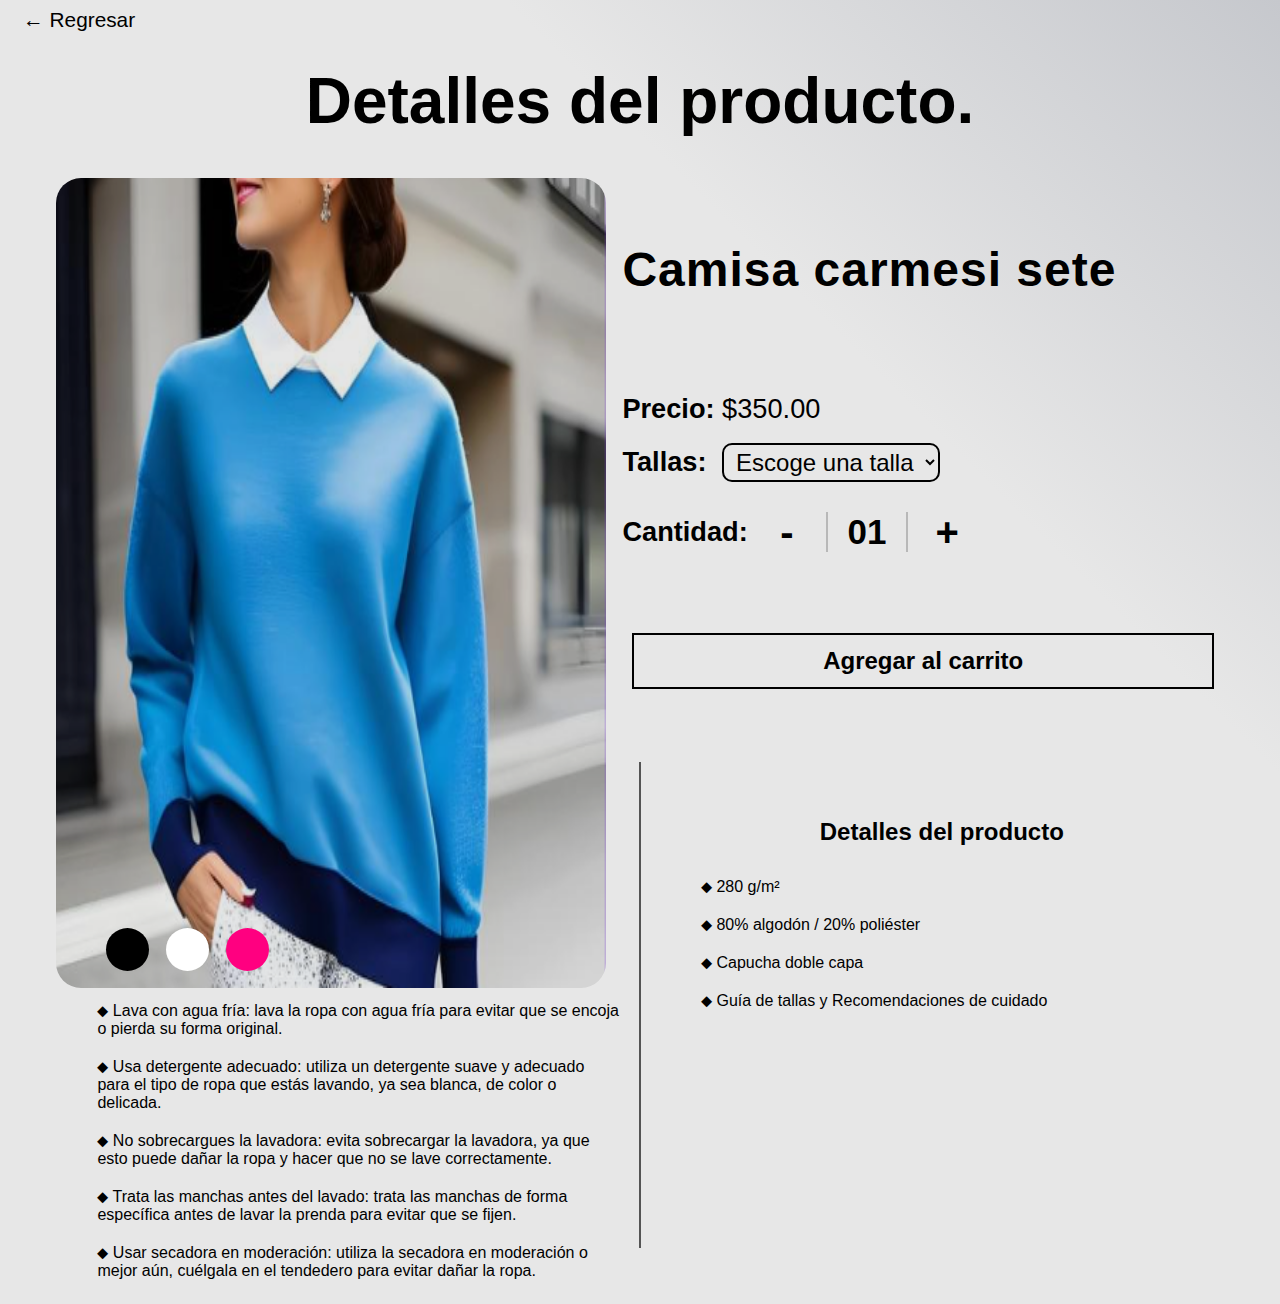
<file: detailsProducts.html>
<!DOCTYPE html>
<html lang="es">
<head>
    <meta charset="UTF-8">
    <meta http-equiv="X-UA-Compatible" content="IE=edge">
    <meta name="viewport" content="width=device-width, initial-scale=1.0">
    <link rel="icon" href="multimedia/imgs/icon-logo.png">
    <link rel="stylesheet" href="css/detailsProducts.css">
    <link href='https://unpkg.com/boxicons@2.1.4/css/boxicons.min.css' rel='stylesheet'>
    <title>Jemstyles</title>
</head>
<body>
    <a href="productCamiseta.html" class="back-menu">← Regresar</a>
    <h1 class="title-detailsProducts">Detalles del producto.</h1> 
    <section class="details">
        <div class="reference-product">
            <img src="multimedia/imgs/sueter.png" alt="" class="img-details">
            <div class="color-option"></div>
            <div class="color-option"></div>
            <div class="color-option"></div>
            <div class="color-option"></div>
        </div>
        <div class="details-product">
            <h4 class="title-product">Camisa carmesi sete</h4>
            <p class="price-product"><b>Precio:</b> $350.00</p>
            <br>
            <p class="size-product"><b>Tallas: </b>
                <select name="" id="" class="sizes-details">
                    <option value="Escoge una talla">Escoge una talla</option>
                    <option value="S">S</option>
                    <option value="M">M</option>
                    <option value="L">L</option>
                    <option value="XL">XL</option>
                    <option value="XXL">XXL</option>
                </select>
            </p> 
            <div class="wrapper">
                <P class="count-product"><b>Cantidad: </b></P>
                <span class="minus">-</span>
                <span class="num">01</span>
                <span class="plus">+</span>
            </div>
            <a href="" class="button-buy"><button>Agregar al carrito</button></a>
        </div>
        <div class="tips-cuidado">
            <h4>Tips de cuidado</h4>
            <ul>
                <li>⬥ Revisa las etiquetas: antes de lavar cualquier prenda, revisa las etiquetas para conocer las instrucciones de lavado y asegurarte de no dañar las telas.</li>
                <li>⬥ Separa la ropa: separa la ropa por colores y tipo de tela (prendas delicadas, toallas, ropa de cama, etc.) para evitar que se transfieran tintes o se dañen las telas.</li>
                <li>⬥ Lava con agua fría: lava la ropa con agua fría para evitar que se encoja o pierda su forma original.</li>
                <li>⬥ Usa detergente adecuado: utiliza un detergente suave y adecuado para el tipo de ropa que estás lavando, ya sea blanca, de color o delicada.</li>
                <li>⬥ No sobrecargues la lavadora: evita sobrecargar la lavadora, ya que esto puede dañar la ropa y hacer que no se lave correctamente.</li>
                <li>⬥ Trata las manchas antes del lavado: trata las manchas de forma específica antes de lavar la prenda para evitar que se fijen.</li>
                <li>⬥ Usar secadora en moderación: utiliza la secadora en moderación o mejor aún, cuélgala en el tendedero para evitar dañar la ropa.</li>
            </ul>
        </div>
        <div class="detalles-ropa">
            <h4>Detalles del producto</h4>
            <ul>
                <li>⬥ 280 g/m²</li>
                <li>⬥ 80% algodón / 20% poliéster</li>
                <li>⬥ Capucha doble capa</li>
                <li>⬥ Guía de tallas y Recomendaciones de cuidado</li>
            </ul>
        </div>
    </section>
    <script src="js/detailsProducts.js"></script>
</body>
</html>
<!-- <div class="productSizes"><ul class="productSizes__list"><li class="productSizes__list-item"><div class="productSize"><button class="button productSize__btn"> <span class="buttonLabel"><span><span class="productSize__label">
S
<span class="productSize__line"></span></span></span></span></button></div></li><li class="productSizes__list-item"><div class="productSize"><button class="button productSize__btn"> <span class="buttonLabel"><span><span class="productSize__label">
M
<span class="productSize__line"></span></span></span></span></button></div></li><li class="productSizes__list-item"><div class="productSize isCurrent"><button class="button productSize__btn"> <span class="buttonLabel"><span><span class="productSize__label">
L
<span class="productSize__line"></span></span></span></span></button></div></li><li class="productSizes__list-item"><div class="productSize"><button class="button productSize__btn"> <span class="buttonLabel"><span><span class="productSize__label">
XL
<span class="productSize__line"></span></span></span></span></button></div></li><li class="productSizes__list-item"><div class="productSize"><button class="button productSize__btn"> <span class="buttonLabel"><span><span class="productSize__label">
XXL
<span class="productSize__line"></span></span></span></span></button></div></li></ul></div> -->
</file>
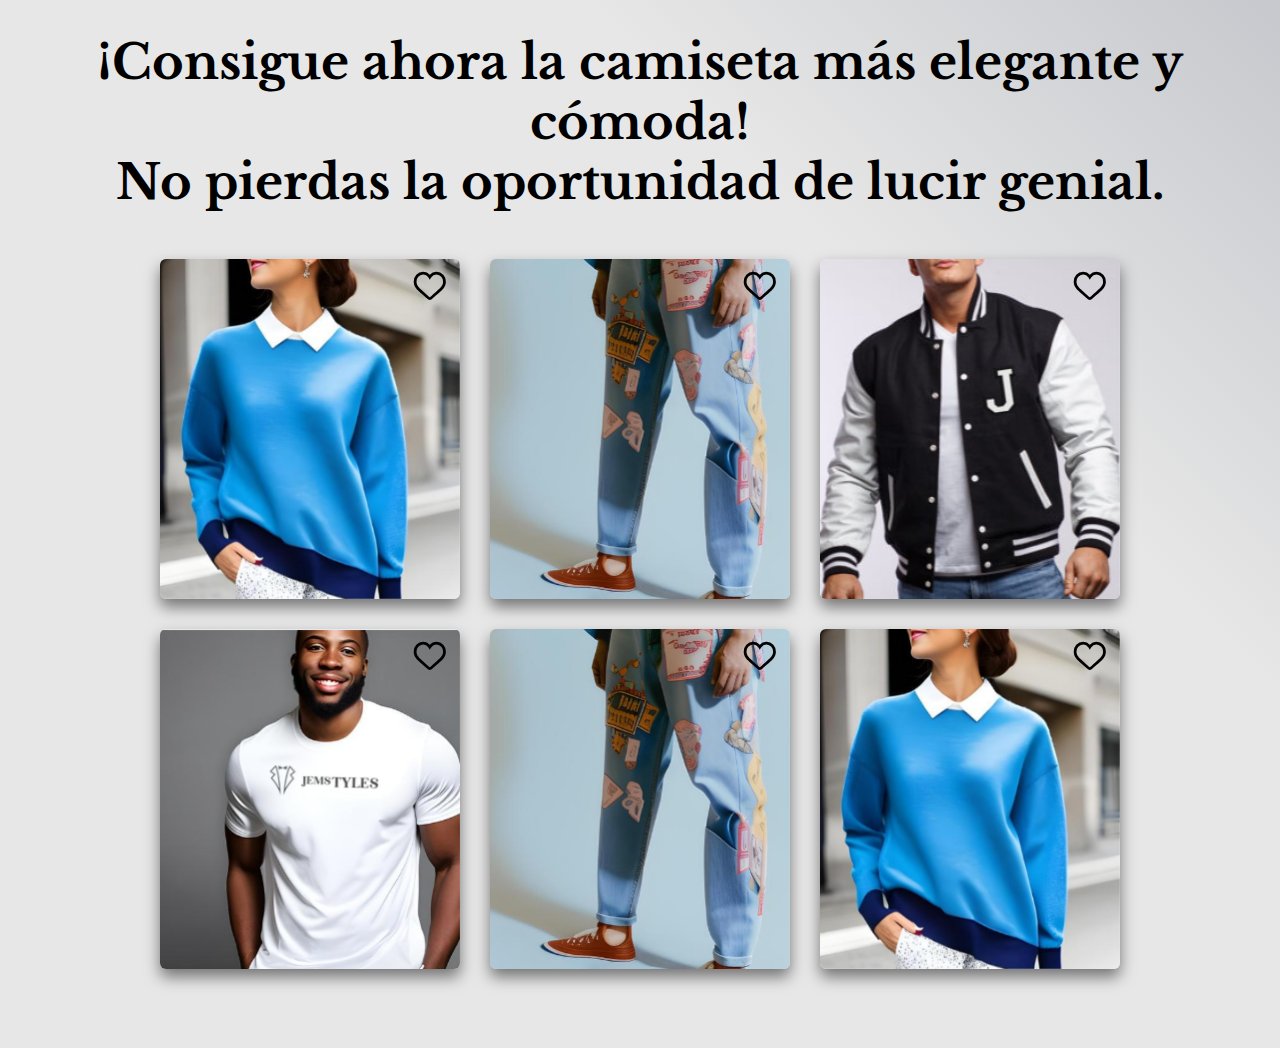
<file: productCamiseta.html>
<!DOCTYPE html>
<html lang="es">
<head>
    <meta charset="UTF-8">
    <meta http-equiv="X-UA-Compatible" content="IE=edge">
    <meta name="viewport" content="width=device-width, initial-scale=1.0">
    <link rel="icon" href="multimedia/imgs/icon-logo.png">
    <link rel="stylesheet" href="css/styles.css">
    <link rel="stylesheet" href="css/products.css">
    <link href='https://unpkg.com/boxicons@2.1.4/css/boxicons.min.css' rel='stylesheet'>
    <title>Jemstyles</title>
</head>
<body>
    <h1 class="title-products">¡Consigue ahora la camiseta más elegante y cómoda! <br> No pierdas la oportunidad de lucir genial.</h1> 

    <div class="contenedor">
        <figure> 
            <a href="detailsProducts.html" style="text-decoration: none;">
            <img src="multimedia/imgs/sueter.png" alt="">
            <div class="capa">
                
                <span class="" id="icon-save">
                    <svg aria-label="Me gusta" class="x1lliihq x1n2onr6" color="rgb(0,0,0)" fill="rgb(0,0,0)" role="img" viewBox="0 0 24 24">
                        <title>Me gusta</title>
                        <path d="M16.792 3.904A4.989 4.989 0 0 1 21.5 9.122c0 3.072-2.652 4.959-5.197 7.222-2.512 2.243-3.865 3.469-4.303 3.752-.477-.309-2.143-1.823-4.303-3.752C5.141 14.072 2.5 12.167 2.5 9.122a4.989 4.989 0 0 1 4.708-5.218 4.21 4.21 0 0 1 3.675 1.941c.84 1.175.98 1.763 1.12 1.763s.278-.588 1.11-1.766a4.17 4.17 0 0 1 3.679-1.938m0-2a6.04 6.04 0 0 0-4.797 2.127 6.052 6.052 0 0 0-4.787-2.127A6.985 6.985 0 0 0 .5 9.122c0 3.61 2.55 5.827 5.015 7.97.283.246.569.494.853.747l1.027.918a44.998 44.998 0 0 0 3.518 3.018 2 2 0 0 0 2.174 0 45.263 45.263 0 0 0 3.626-3.115l.922-.824c.293-.26.59-.519.885-.774 2.334-2.025 4.98-4.32 4.98-7.94a6.985 6.985 0 0 0-6.708-7.218Z"></path>
                    </svg>
                </span>
                <h3>camiseta channel</h3>
                <p>$ 320.45</p>
                <a href="detailsProducts.html"><button class="cta-product">Click para comprar</button></a>
            </div>
            </a>
        </figure>
        
        <figure>
            <img src="multimedia/imgs/pantalon.png" alt="">
            <div class="capa">
                <span class="" id="icon-save">
                    <svg aria-label="Me gusta" class="x1lliihq x1n2onr6" color="rgb(0,0,0)" fill="rgb(0,0,0)" role="img" viewBox="0 0 24 24">
                        <title>Me gusta</title>
                        <path d="M16.792 3.904A4.989 4.989 0 0 1 21.5 9.122c0 3.072-2.652 4.959-5.197 7.222-2.512 2.243-3.865 3.469-4.303 3.752-.477-.309-2.143-1.823-4.303-3.752C5.141 14.072 2.5 12.167 2.5 9.122a4.989 4.989 0 0 1 4.708-5.218 4.21 4.21 0 0 1 3.675 1.941c.84 1.175.98 1.763 1.12 1.763s.278-.588 1.11-1.766a4.17 4.17 0 0 1 3.679-1.938m0-2a6.04 6.04 0 0 0-4.797 2.127 6.052 6.052 0 0 0-4.787-2.127A6.985 6.985 0 0 0 .5 9.122c0 3.61 2.55 5.827 5.015 7.97.283.246.569.494.853.747l1.027.918a44.998 44.998 0 0 0 3.518 3.018 2 2 0 0 0 2.174 0 45.263 45.263 0 0 0 3.626-3.115l.922-.824c.293-.26.59-.519.885-.774 2.334-2.025 4.98-4.32 4.98-7.94a6.985 6.985 0 0 0-6.708-7.218Z"></path>
                    </svg>
                </span>
                <h3>camiseta channel</h3>
                <p>$ 359.99</p>
                <button class="cta-product">Click para comprar</button>
            </div>
        </figure>
        <figure>
            <img src="multimedia/imgs/chaqueta.png" alt="">
            <div class="capa">
                <span class="" id="icon-save">
                    <svg aria-label="Me gusta" class="x1lliihq x1n2onr6" color="rgb(0,0,0)" fill="rgb(0,0,0)" role="img" viewBox="0 0 24 24">
                        <title>Me gusta</title>
                        <path d="M16.792 3.904A4.989 4.989 0 0 1 21.5 9.122c0 3.072-2.652 4.959-5.197 7.222-2.512 2.243-3.865 3.469-4.303 3.752-.477-.309-2.143-1.823-4.303-3.752C5.141 14.072 2.5 12.167 2.5 9.122a4.989 4.989 0 0 1 4.708-5.218 4.21 4.21 0 0 1 3.675 1.941c.84 1.175.98 1.763 1.12 1.763s.278-.588 1.11-1.766a4.17 4.17 0 0 1 3.679-1.938m0-2a6.04 6.04 0 0 0-4.797 2.127 6.052 6.052 0 0 0-4.787-2.127A6.985 6.985 0 0 0 .5 9.122c0 3.61 2.55 5.827 5.015 7.97.283.246.569.494.853.747l1.027.918a44.998 44.998 0 0 0 3.518 3.018 2 2 0 0 0 2.174 0 45.263 45.263 0 0 0 3.626-3.115l.922-.824c.293-.26.59-.519.885-.774 2.334-2.025 4.98-4.32 4.98-7.94a6.985 6.985 0 0 0-6.708-7.218Z"></path>
                    </svg>
                </span>
                <h3>camiseta channel</h3>
                <p>$ 250.50</p>
                <button class="cta-product">Click para comprar</button>
            </div>
        </figure>
        <figure>
            <img src="multimedia/imgs/camiseta.png" alt="">
            <div class="capa">
                <span class="" id="icon-save">
                    <svg aria-label="Me gusta" class="x1lliihq x1n2onr6" color="rgb(0,0,0)" fill="rgb(0,0,0)" role="img" viewBox="0 0 24 24">
                        <title>Me gusta</title>
                        <path d="M16.792 3.904A4.989 4.989 0 0 1 21.5 9.122c0 3.072-2.652 4.959-5.197 7.222-2.512 2.243-3.865 3.469-4.303 3.752-.477-.309-2.143-1.823-4.303-3.752C5.141 14.072 2.5 12.167 2.5 9.122a4.989 4.989 0 0 1 4.708-5.218 4.21 4.21 0 0 1 3.675 1.941c.84 1.175.98 1.763 1.12 1.763s.278-.588 1.11-1.766a4.17 4.17 0 0 1 3.679-1.938m0-2a6.04 6.04 0 0 0-4.797 2.127 6.052 6.052 0 0 0-4.787-2.127A6.985 6.985 0 0 0 .5 9.122c0 3.61 2.55 5.827 5.015 7.97.283.246.569.494.853.747l1.027.918a44.998 44.998 0 0 0 3.518 3.018 2 2 0 0 0 2.174 0 45.263 45.263 0 0 0 3.626-3.115l.922-.824c.293-.26.59-.519.885-.774 2.334-2.025 4.98-4.32 4.98-7.94a6.985 6.985 0 0 0-6.708-7.218Z"></path>
                    </svg>
                </span>
                <h3>camiseta channel</h3>
                <p>$ 120.25</p>
                <button class="cta-product">Click para comprar</button>
            </div>
        </figure>
        <figure>
            <img src="multimedia/imgs/pantalon.png" alt="">
            <div class="capa">
                <span class="" id="icon-save">
                    <svg aria-label="Me gusta" class="x1lliihq x1n2onr6" color="rgb(0,0,0)" fill="rgb(0,0,0)" role="img" viewBox="0 0 24 24">
                        <title>Me gusta</title>
                        <path d="M16.792 3.904A4.989 4.989 0 0 1 21.5 9.122c0 3.072-2.652 4.959-5.197 7.222-2.512 2.243-3.865 3.469-4.303 3.752-.477-.309-2.143-1.823-4.303-3.752C5.141 14.072 2.5 12.167 2.5 9.122a4.989 4.989 0 0 1 4.708-5.218 4.21 4.21 0 0 1 3.675 1.941c.84 1.175.98 1.763 1.12 1.763s.278-.588 1.11-1.766a4.17 4.17 0 0 1 3.679-1.938m0-2a6.04 6.04 0 0 0-4.797 2.127 6.052 6.052 0 0 0-4.787-2.127A6.985 6.985 0 0 0 .5 9.122c0 3.61 2.55 5.827 5.015 7.97.283.246.569.494.853.747l1.027.918a44.998 44.998 0 0 0 3.518 3.018 2 2 0 0 0 2.174 0 45.263 45.263 0 0 0 3.626-3.115l.922-.824c.293-.26.59-.519.885-.774 2.334-2.025 4.98-4.32 4.98-7.94a6.985 6.985 0 0 0-6.708-7.218Z"></path>
                    </svg>
                </span>
                <h3>camiseta channel</h3>
                <p>$ 420.10</p>
                <button class="cta-product">Click para comprar</button>
            </div>
        </figure>
        <figure>
            <img src="multimedia/imgs/sueter.png" alt="">
            <div class="capa">
                <span class="" id="icon-save">
                    <svg aria-label="Me gusta" class="x1lliihq x1n2onr6" color="rgb(0,0,0)" fill="rgb(0,0,0)" role="img" viewBox="0 0 24 24">
                        <title>Me gusta</title>
                        <path d="M16.792 3.904A4.989 4.989 0 0 1 21.5 9.122c0 3.072-2.652 4.959-5.197 7.222-2.512 2.243-3.865 3.469-4.303 3.752-.477-.309-2.143-1.823-4.303-3.752C5.141 14.072 2.5 12.167 2.5 9.122a4.989 4.989 0 0 1 4.708-5.218 4.21 4.21 0 0 1 3.675 1.941c.84 1.175.98 1.763 1.12 1.763s.278-.588 1.11-1.766a4.17 4.17 0 0 1 3.679-1.938m0-2a6.04 6.04 0 0 0-4.797 2.127 6.052 6.052 0 0 0-4.787-2.127A6.985 6.985 0 0 0 .5 9.122c0 3.61 2.55 5.827 5.015 7.97.283.246.569.494.853.747l1.027.918a44.998 44.998 0 0 0 3.518 3.018 2 2 0 0 0 2.174 0 45.263 45.263 0 0 0 3.626-3.115l.922-.824c.293-.26.59-.519.885-.774 2.334-2.025 4.98-4.32 4.98-7.94a6.985 6.985 0 0 0-6.708-7.218Z"></path>
                    </svg>
                </span>
                <h3>camiseta channel</h3>
                <p>$ 299.99</p>
                <button class="cta-product">Click para comprar</button>
            </div>
        </figure>
    </div>
</body>
</html>

    <!-- <span class="">
        <svg aria-label="Me gusta" class="x1lliihq x1n2onr6" color="rgb(0,0,0)" fill="rgb(0,0,0)" height="24" role="img" viewBox="0 0 24 24" width="24">
            <title>Me gusta</title>
            <path d="M16.792 3.904A4.989 4.989 0 0 1 21.5 9.122c0 3.072-2.652 4.959-5.197 7.222-2.512 2.243-3.865 3.469-4.303 3.752-.477-.309-2.143-1.823-4.303-3.752C5.141 14.072 2.5 12.167 2.5 9.122a4.989 4.989 0 0 1 4.708-5.218 4.21 4.21 0 0 1 3.675 1.941c.84 1.175.98 1.763 1.12 1.763s.278-.588 1.11-1.766a4.17 4.17 0 0 1 3.679-1.938m0-2a6.04 6.04 0 0 0-4.797 2.127 6.052 6.052 0 0 0-4.787-2.127A6.985 6.985 0 0 0 .5 9.122c0 3.61 2.55 5.827 5.015 7.97.283.246.569.494.853.747l1.027.918a44.998 44.998 0 0 0 3.518 3.018 2 2 0 0 0 2.174 0 45.263 45.263 0 0 0 3.626-3.115l.922-.824c.293-.26.59-.519.885-.774 2.334-2.025 4.98-4.32 4.98-7.94a6.985 6.985 0 0 0-6.708-7.218Z"></path>
        </svg>
    </span>
    <div class="x6s0dn4 x78zum5 xdt5ytf xl56j7k">
        <span class="_aame">
            <svg aria-label="Ya no me gusta" class="x1lliihq x1n2onr6" color="rgb(255, 48, 64)" fill="rgb(255, 48, 64)" height="24" role="img" viewBox="0 0 48 48" width="24">
                <title>Ya no me gusta</title>
                <path d="M34.6 3.1c-4.5 0-7.9 1.8-10.6 5.6-2.7-3.7-6.1-5.5-10.6-5.5C6 3.1 0 9.6 0 17.6c0 7.3 5.4 12 10.6 16.5.6.5 1.3 1.1 1.9 1.7l2.3 2c4.4 3.9 6.6 5.9 7.6 6.5.5.3 1.1.5 1.6.5s1.1-.2 1.6-.5c1-.6 2.8-2.2 7.8-6.8l2-1.8c.7-.6 1.3-1.2 2-1.7C42.7 29.6 48 25 48 17.6c0-8-6-14.5-13.4-14.5z"></path>
            </svg>
        </span>
    </div> -->
</file>
<file: css/detailsProducts.css>
body{
	background-image: linear-gradient(45deg, #e7e7e7 70%, rgb(0, 14, 48) 280%);
	background-repeat: no-repeat;
	font-family: 'Belanosima', sans-serif;
}

.title-detailsProducts{
	margin: 2rem auto;
	text-align: center;
	font-size: 4rem;
}

.details{
	width: 100%;
	height: 100%;
	display: flex;
	justify-content: center;
	align-items: center;
	flex-wrap: wrap;
	flex-grow: 1;
}

.reference-product{
	height: 45vw;
	width: 43vw;
	margin: 0.5rem;
	position: relative;
}

.details-product{
	height: 45vw;
	width: 47vw;
	margin: 0.5rem;
}

.img-details{
	width: 43vw;
	height: 90vh;
	filter: brightness(90%);
    border-radius: 25px;
}

.color-option{
	width: 2.7rem;
	height: 2.7rem;
	margin: -4rem;
	position: absolute;
	border-radius:  100%;
	cursor: pointer;
}

.color-option:nth-child(2){
	margin-left: 50px;
	background-color: black;
}

.color-option:nth-child(3){
	margin-left: 110px;
	background-color: rgb(255, 255, 255);
}

.color-option:nth-child(4){
	background-color: rgb(255, 0, 128);
	margin-left: 170px;
}

.content-details{
	background-color: aliceblue;
	display: inline;
	margin-bottom: auto;
	bottom: 0;
}

.title-product{
	margin-top: 4rem;
	font-size: 3rem;
	letter-spacing: 1px;
}

.price-product{
	margin-top: 6rem;
	font-size: 1.7rem;
}

.button-buy{
	color: #000;
	font-weight: 600;
	font-size: 1.5rem;
	border: 2.3px solid #000;
	padding: 12px;
	display: block;
	margin: 4vw 10px 1rem 10px;
	text-align: center;
    
}

.button-buy:hover{
    transition: .4s all ease;
    background-color: #295ca3;
    color: #fff;
    border-color: #fff;
}

.count-product{
    font-size: 1.7rem;
}

.wrapper{
    height: 100px;
    min-width: 200px;
    display: flex;
    align-items: center;
    border-radius: 12px;
    user-select: none;
}

.wrapper span{
    width: 13%;
    text-align: center;
    font-size: 40px;
    font-weight: 600;
    cursor: pointer;

}

.wrapper .num{
    font-size: 35px;
    border-right: 2px solid rgba(0,0,0,0.2);
    border-left: 2px solid rgba(0,0,0,0.2);
    pointer-events: none;
}

.size-product{
	font-size: 1.7rem;
}

.sizes-details{
    margin-left: .5rem;
    padding: 3px 8px;
    font-size: 1.5rem;
    border-radius: 10px;
    border: 2px solid #000;
    background-color: transparent;
    cursor: pointer;
}

.tips-cuidado{
    height: 38vw;
	width: 47vw;
    border-right: 2.5px solid #272727c4;
    text-align: center;
    margin-bottom: 3rem;
}

.detalles-ropa{
    height: 38vw;
	width: 47vw;
    text-align: center;
}

.tips-cuidado ul li, .detalles-ropa ul li{
    text-align: left;
    margin: 20px;
}

.tips-cuidado h4, .detalles-ropa h4{
    font-size: 1.5rem;
}

.back-menu{
    color: #000;
    font-size: 1.3rem;
    text-decoration: none;
    font-weight: 500;
    margin: 35px 0 0 15px;
}

.back-menu:hover{
    color: #666666;
}















































/* -- */
.productSizes {
    padding: 0.4375em;
    margin-top: 1.375em;
    margin-bottom: 0.4375em;
    text-align: center;
}

.productSizes__list {
    display: flex;
    grid-column-gap: 0.125em;
    -moz-column-gap: .125em;
    column-gap: 0.125em;
}

figure, ol, p, ul {
    margin: 0;
    padding: 0;
}
ol, ul {
    list-style: none;
}
*, :after, :before {
    box-sizing: inherit;
}
ul {
    display: block;
    list-style-type: disc;
    margin-block-start: 1em;
    margin-block-end: 1em;
    margin-inline-start: 0px;
    margin-inline-end: 0px;
    padding-inline-start: 40px;
}

li {
    display: list-item;
    text-align: -webkit-match-parent;
}

.productSizes {
    padding: 0.4375em;
    margin-top: 1.375em;
    margin-bottom: 0.4375em;
    text-align: center;
}

.productSize__btn {
    padding: 0.5em 0.625em 0.625em;
}

button {
    margin: 0;
    padding: 0;
    border: 0;
    background: none transparent;
    color: inherit;
    text-align: center;
    text-decoration: none;
    text-transform: none;
    font: inherit;
    line-height: normal;
    cursor: pointer;
    -webkit-user-select: none;
    -moz-user-select: none;
    -ms-user-select: none;
    user-select: none;
}
[tabindex], a, area, button, input, label, select, textarea {
    touch-action: manipulation;
}
[type=button], [type=reset], [type=submit], button {
    -webkit-appearance: button;
}
button, select {
    text-transform: none;
}
button, input {
    overflow: visible;
}
button, input, optgroup, select, textarea {
    font-family: inherit;
    font-size: 100%;
    line-height: 1.15;
    margin: 0;
}
*, :after, :before {
    box-sizing: inherit;
}
user agent stylesheet
button {
    appearance: auto;
    writing-mode: horizontal-tb !important;
    text-rendering: auto;
    color: buttontext;
    letter-spacing: normal;
    word-spacing: normal;
    line-height: normal;
    text-transform: none;
    text-indent: 0px;
    text-shadow: none;
    display: inline-block;
    text-align: center;
    align-items: flex-start;
    cursor: default;
    box-sizing: border-box;
    background-color: buttonface;
    margin: 0em;
    padding: 1px 6px;
    border-width: 2px;
    border-style: outset;
    border-color: buttonborder;
    border-image: initial;
}
user agent stylesheet
li {
    text-align: -webkit-match-parent;
}
ol, ul {
    list-style: none;
}

.productSize.isCurrent .productSize__btn {
    font-weight: var(--text-bold);
}

.productSize__btn {
    padding: 0.5em 0.625em 0.625em;
}
</file>
<file: css/styles.css>
@import url('https://fonts.googleapis.com/css2?family=Belanosima:wght@400;600&family=Libre+Baskerville:wght@400;700&display=swap');
/* font-family: 'Belanosima', sans-serif;
font-family: 'Libre Baskerville', serif; */
*{
    margin: 0;
    padding: 0;
    box-sizing: border-box;
}

html{
    scroll-behavior: smooth;
    scroll-padding: 5rem;
}

body{
    font-family: 'Libre Baskerville', serif;
}

::-webkit-scrollbar{
    width: 10px;
}

::-webkit-scrollbar-track{
    background-image: transparent;
}

::-webkit-scrollbar-thumb{
    background: #002e63;
    border-radius: 4px;
}


.logo{
    width: 15vw;
    margin: -6.7rem 0vw -6rem 1vw    
}

.menu{
    margin-top: -3rem;
    position: fixed;
    display: flex;
    padding: 1.3rem;
    width: 100%;
    background-color: #ffffff;
    z-index: 1;
}

.menu .abajo{
    background: #fff;
    padding: 1.3rem;
}
        
.menu .logo{
    position: relative;
    font-size: 2em;
    transition: 1.5s;
}

li{
    display: inline-block;
    font-size: 1.2rem;
    padding: 8px 8px;
    font-weight: 500;
    letter-spacing: 0.5px;
}

.menu ul li a{
    text-decoration: none;
    color: #000;
}
.links-1{
    margin-left: 6vw;
}

.links-2{
    margin-left: 12vw;
}

.icons{
    width: 35px;
    position: absolute;
    margin: -16px 10px;
    opacity: .9;
}

.icon-carrito{
    margin-left: 40px;
}

.icon-search{
    margin: 6px -1.55vw;
    width: 23px;
}

.buscador{
    border: 1.7px solid rgb(0, 0, 0);
    padding: 1px 0px 1px 2.1rem;
    border-radius: 20px;
    margin-top: -6px;
}
.campo-buscar{
    padding: 10px;
    border: none;
    background-color: transparent;
    font-size: 16px;
    font-weight: 500;
    font-family: 'Libre Baskerville', serif;
}

.campo-buscar:focus{
    outline: none;
}

.campo-buscar::placeholder{
    font-weight: 700;
    color: #3a3a3a;
}
/* vista central */
.vista-central{
    display: flex;
    margin: 3rem;
}
.video{
    position: fixed;
    top: 50%;
    left: 50%;
    min-width: 100%;
    min-height: 100%;
    z-index: -1;
    transform: translateX(-50%) translateY(-50%);
    filter:brightness(75%)
}

.slogan{
    text-align: center;
    margin: 10vw auto;
}

.title-slogan{
    font-size: 9.5vw;
    font-weight: 600;
    color: transparent;
    -webkit-text-stroke: 1px #fff;
    -webkit-background-clip: text;
    background-position: 0;
}

.text-slogan{
    margin-top: -3.7rem;
    margin-bottom: 0.8rem;
    color: #ffffff;
    font-size: 32px;
    font-weight: bold;
}

.redes{
    width: 34px;
    height: 34px;
    cursor: pointer;
    padding: 0px 5px;
    margin-bottom: 8%;
    background-color: #fff;
    border-radius: 50%;
}


/* -------------------- */
hr{
    width: 95%;
    margin: 0 auto;
    border: 2px solid #fff;
    border-radius: 50%;
    background-color: #fff;
}

.catalogues{
    background-image: linear-gradient(45deg, #e7e7e7 70%, rgb(0, 14, 48) 280%);
    padding-bottom: 2rem;
}

.producto{
    display: flex;
    justify-content: center;
    text-align: center;
    padding: 2rem;
    font-family: 'Belanosima', sans-serif;
}

.title-producto,.title-offers,.title-aboutUs,.title-testimonios{
    padding-top: 2rem;
    color: #1f457a;
    font-size: 6vw;
    text-align: center;
}

.img-producto{
    width: 20rem;
    height: 20rem;
    object-fit: cover;
    border-radius: 5%;
    transition: .9s ease;
}

.img-producto:hover{
    transform: scale(1.05) rotate(-3deg);
}

.Catalogue-2:hover{
    transform: scale(1.05) rotate(3deg);
}

.text-producto{
    width: 60%;
    font-size: 1.3rem;
    text-align: left;
    padding: 0px 1.3rem;
    margin-top: 5rem;
}

.text-Catalogue-2{
    text-align: right;
}

.cta {
    cursor: pointer;
    position: relative;
    margin: auto;
    padding: 12px 18px;
    transition: all 0.2s ease;
    border: none;
    background: none;
    margin: 2rem 0 0 0;
}

.cta:before {
    content: "";
    position: absolute;
    top: 0;
    left: 0;
    display: block;
    border-radius: 50px;
    background: #b1dae7;
    width: 45px;
    height: 45px;
    transition: all 0.3s ease;
}

.cta span {
    position: relative;
    font-family: "ubuntu", sans-serif;
    font-size: 18px;
    font-weight: 700;
    letter-spacing: 0.05em;
    color: #234567;
}

.cta svg {
    position: relative;
    top: 0;
    margin-left: 10px;
    fill: none;
    stroke-linecap: round;
    stroke-linejoin: round;
    stroke: #234567;
    stroke-width: 2;
    transform: translateX(-5px);
    transition: all 0.3s ease;
}

.cta:hover:before {
    width: 100%;
    background: #b1dae7;
}

.cta:hover svg {
    transform: translateX(0);
}

.cta:active {
    transform: scale(0.95);
}
/* ----- new offers ----- */
.offers{
    background-color: #295ca3;
    margin-top: -18px;
    display: flex;
    justify-content: center;
    text-align: center;
    flex-direction: column;
    padding-bottom: 2rem;
}

.title-offers{
    color: #fff;
}

.container-carousel {
    margin: 3rem auto;
    position: relative;
    width: 800px;
    height: 500px;
    background-color: #e0e0e0;
    box-shadow: 0 8px 32px 0 rgba(0, 0, 0, 0.66);
    border-radius: 15px;
    overflow: hidden;
  
}

.carruseles {
    width: 1000%;
    height: 100%;
    display: flex;

}

.slider-section {
    width: calc(100% / 10);
    height: 100%;
}

.slider-section img {
    width: 100%;
    height: 100%;
    object-fit: cover;
    border-radius: 15px;
    filter: brightness(85%);
}

.btn-left,
.btn-right {
    display: flex;
    position: absolute;
    top: 50%;
    font-size: 1.5rem;
    background-color: transparent;
    border-radius: 50%;
    padding: 5px;
    font-weight: 600;
    cursor: pointer;
    color: #ffffff;
    transform: translate(0,-50%);
    transition: .5s ease;
    user-select: none;
}

.btn-left:hover,
.btn-right:hover {
    background-color: #333333d4;
    color: #fff;
}

.btn-left {
    left: 10px;
}

.btn-right {
    right: 10px;
}

/* ----- about us ----- */
.aboutUs{
    background-image: linear-gradient(45deg, #e7e7e7 70%, rgb(0, 14, 48) 280%);
    padding-bottom: 2rem;
    margin-top: -18px;
    display: flex;
    flex-direction: column;
}

.contain-descript{
    margin: 2rem auto;
    width: 82vw;
    height: 25rem;
    background-color: #ffffff;
}

.content-text-aboutUs{
    width: 50rem;
    height: 25rem;
    background-color: #3373cc;
    margin-left: auto;
}

.logo-about{
    position: absolute;
    width: 20vw;
    margin: 3rem 0 0 13.5vw;
}

.subtitle-about{
    color: #fff;
    font-size: 3rem;
    padding: 2rem 0 0 14vw;
}

.text-about{
    padding: 1.5rem 1rem 0 14vw;
    font-size: 1.2rem;
    color: #fff;
    line-height: 1.6rem;
}

.testimonios{
    background-image: linear-gradient(45deg, #e7e7e7 70%, rgb(0, 14, 48) 280%);
    padding-bottom: 2rem;
    margin-top: -18px;
    display: flex;
    flex-direction: column;
    justify-content: center;
    align-items: center;
    text-align: center;
}

.subtitle-reseña{
    margin-top: 2rem;
    font-size: 3rem;
}

.foto-perfil{
    margin-top: 1rem;
    width: 10rem;
    border-radius: 50%;
    object-fit: cover;
}

.name{
    font-size: 1.7rem;
    font-weight: 600;
    letter-spacing: 2px;
}

.fecha{
    padding: 10px 0;
    font-size: 1.2rem;
    font-weight: 600;
}

.text-reseña{
    font-size: 1.8rem;
}
.calificacion{
    font-size: 1.8rem;
    letter-spacing: 10px;
}



.pie-pagina{
    width: 100%;
    background-color: #fff;
}
.pie-pagina .grupo-1{
    width: 100%;
    max-width: 1200px;
    margin: auto;
    display:grid;
    grid-template-columns: repeat(4, 1fr);
    grid-gap:50px;
    padding: 45px 0px;
}
.box-menu h2{
    text-align: center;
}
.box-menu li{
    display: block;
    text-align: center;
}

.box-menu a{
    text-decoration: none;
    color: #000;
}

.pie-pagina .grupo-1 .box figure{
    width: 100%;
    height: 100%;
    display: flex;
    justify-content: center;
    align-items: center;
    margin-left: -1%;
}
.pie-pagina .grupo-1 .box figure img{
    width: 250px;
}
.pie-pagina .grupo-1 .box h2{
    color: #000;
    margin-bottom: 25px;
    font-size: 25px;
    font-weight: bold;
    text-align: center;
}
.pie-pagina .grupo-1 .box p{
    color: #000;
    margin-bottom: 10px;
    text-align: center;
}
.pie-pagina .grupo-1 .red-social a{
    display: inline-block;
    text-decoration: none;
    line-height: 45px;
    color: #000;
    margin-right: 23px;
    text-align: center;
    transition: all 300ms ease;
    
}

.pie-pagina .red-social img{
    width: 35px;
    height: 35px;
    margin-right: 4px;
    transition: .8s;
}

.pie-pagina .red-social img:hover{
    transform: scale(1.1) rotate(-8deg); 
}
.pie-pagina .grupo-2{
    background-color: #1f457a;
    padding: 15px 10px;
    text-align: center;
    color: #fff;
}
.pie-pagina .grupo-2 small{
    font-size: 15px;
}
@media screen and (max-width:800px){
    .pie-pagina .grupo-1{
        width: 90%;
        grid-template-columns: repeat(1, 1fr);
        grid-gap:30px;
        padding: 35px 0px;
    }
    .pie-pagina .grupo-1 .box figure img{
        margin-left: auto;
    }
}









































/* .title-slogan{
    font-size: 140px;
    font-weight: 600;
    color: transparent;
    -webkit-text-stroke: 1px #fff;
    -webkit-background-clip: text;
    background-position: 0;
    margin-bottom: -2.5rem;
}

.text-slogan{
    color: #ffffff;
    position: absolute;
    margin: -7.3rem 0 0 1.1rem;
    letter-spacing: 5px;
    font-size: 37px;
    font-weight: bold;
    background-color: #00000094;
} */
</file>
<file: css/products.css>
body{
	background-image: linear-gradient(45deg, #e7e7e7 70%, rgb(0, 14, 48) 280%);
	background-repeat: no-repeat;
	font-family: 'Libre Baskerville', serif;
}

h1{
	margin: 2rem 0 2rem 0;
	text-align: center;
	font-size: 3rem;
}

.contenedor{
	width: 100%;
	display: flex;
	justify-content: center;
	align-items: center;
	height: 100%;
	flex-wrap: wrap;
	padding-bottom: 4rem;
}

.contenedor figure{
    position:relative;
	height: 340px;
	cursor: pointer;
	width: 300px;
	overflow: hidden;
	border-radius: 6px;
	box-shadow: 0px 8px 15px rgba(0,0,0,0.50);
	margin: 15px;
	user-select: none;
}

.contenedor figure img{
	width: 100%;
	height: 100%;
	transition: all 600ms ease-out;
	will-change: transform;
	object-fit: cover;
}

.contenedor figure .capa{
	position: absolute;
	top: 0;
	width: 100%;
	height: 100%;
	background: rgba(93, 138, 201, 0.7);
	transition: all 600ms ease-out;
	opacity: 1;
	visibility: hidden;
    text-align: center;
}

.contenedor figure:hover > .capa {
	opacity: 1;
	visibility: visible;
}
.contenedor figure:hover > .capa h3{
	margin-top: 3.2rem;
	margin-bottom: 52px;
}
.contenedor figure:hover > img{
	transform: scale(1.3) rotate(-4deg);
}
.contenedor figure .capa h3{
	color: #fff;
	font-size: 1.66rem;
	letter-spacing: 2px;
	font-weight: 500;
	font-style: italic;
	transition: all 600ms ease-out;
	margin-top: -40%;
	margin-bottom: 25rem;
}
.contenedor figure .capa p{
	color: #fff;
	font-size: 1.6rem;
	font-weight: bolder;
	letter-spacing: 1.5px;
	line-height: 2;
	width: 100%;
	max-width: 220px;
	margin: auto;
}

.x1n2onr6{
	margin: 0.6rem -15rem 0 0;
	visibility: visible;
	width: 2.1rem;
	position: relative;
}

.cta-product{
	color: #fff;
	background-color: transparent;
	border: 2px solid #fff;
	font-size: 18px;
	padding: 5px 10px;
	margin-top: 50px;
	font-weight: 600;
	cursor: pointer;
	transition: all 600ms ease-out;
}

.cta-product:hover{
	color: #ccc;
	border: 2px solid #ccc;
	transform: scale(0.95);
}
</file>
